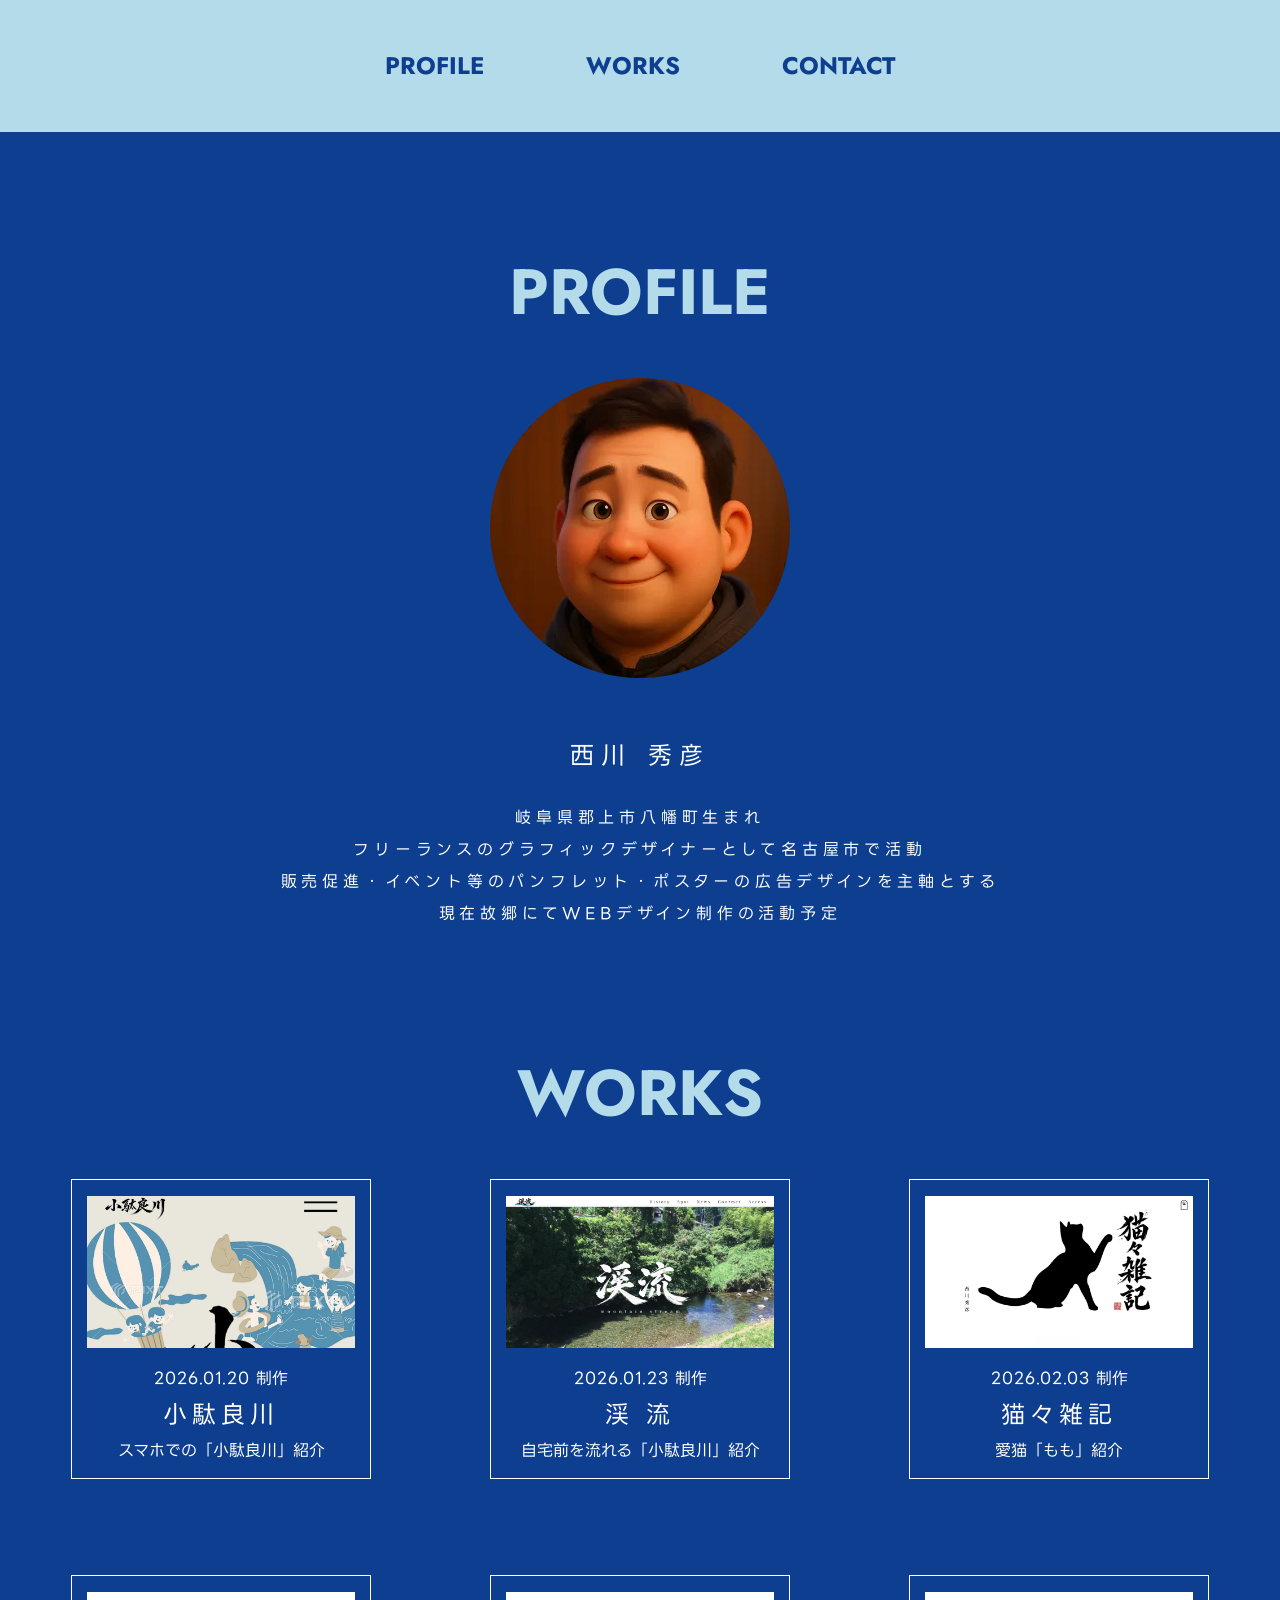
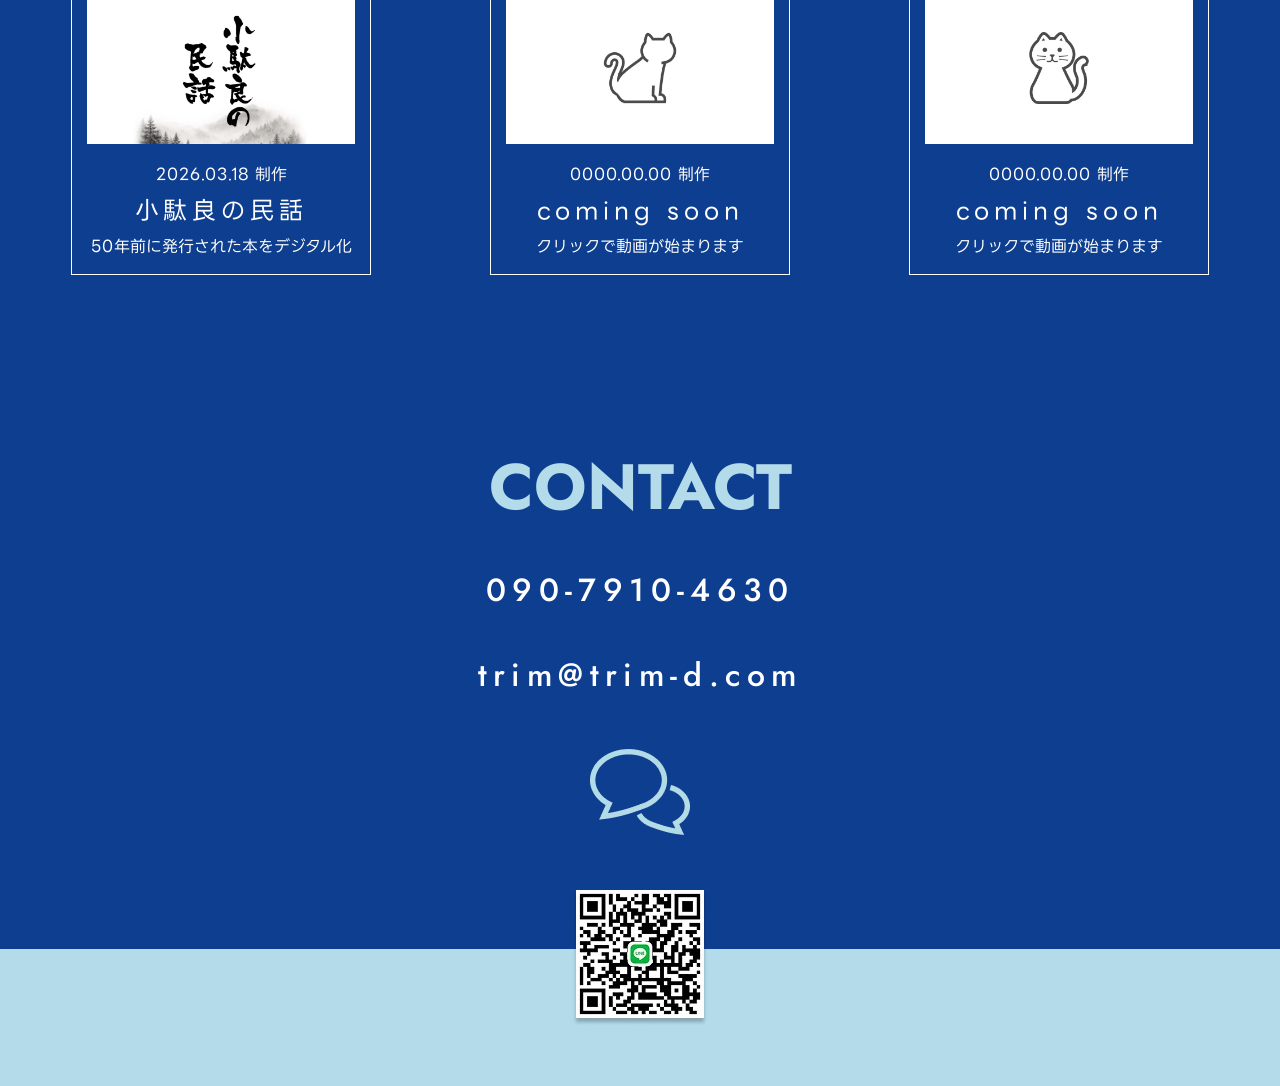
<file: index.html>
<!DOCTYPE html>
<html lang="ja">
<head>
    <meta charset="UTF-8">
    <meta name="viewport" content="width=device-width, initial-scale=1.0">
    <title>trim portfolio</title>
    <link rel="stylesheet" href="destyle.css">
    <link rel="stylesheet" href="style.css">
    
    <link rel="preconnect" href="https://fonts.googleapis.com">
    <link rel="preconnect" href="https://fonts.gstatic.com" crossorigin>
    <link href="https://fonts.googleapis.com/css2?family=Jost:ital,wght@0,100..900;1,100..900&display=swap" rel="stylesheet">
    
    <link rel="preconnect" href="https://fonts.googleapis.com">
    <link rel="preconnect" href="https://fonts.gstatic.com" crossorigin>
    <link href="https://fonts.googleapis.com/css2?family=Jost:ital,wght@0,100..900;1,100..900&family=LINE+Seed+JP&display=swap" rel="stylesheet">
</head>
<body>
    <header>
        <div><a href="index.html#PROFILE">PROFILE</a></div>
        <div><a href="index.html#WORKS">WORKS</a></div>
        <div><a href="index.html#CONTACT">CONTACT</a></div>
    </header>

    <main>
        <h2 class="PROFILE" id="PROFILE">PROFILE</h2>
        <div class="character"><img src="img/character.webp"></div>
        <h3>西川&nbsp;秀彦</h3>
        <div class="wide">
            <p>岐阜県郡上市八幡町生まれ<br>
            フリーランスのグラフィックデザイナーとして名古屋市で活動<br>
            販売促進・イベント等のパンフレット・ポスターの広告デザインを主軸とする<br>
            現在故郷にてWEBデザイン制作の活動予定</p>
        </div>
        <div class="narrow">
            <p>岐阜県郡上市八幡町生まれ<br>
            フリーランスの<br>グラフィックデザイナーとして<br>名古屋市で活動<br>
            販売促進・イベント等の<br>パンフレット・ポスターの<br>広告デザインを主軸とする<br>
            現在故郷にてWEBデザイン制作の<br>活動予定</p>
        </div>
        <h2 id="WORKS">WORKS</h2>
        <div class="workss">
            <div class="works">
                <div class="work">
                    <a href="index3.html"><img src="img/img003.webp" class="imge"></a>
                    <p>2026.01.20&nbsp;制作</p>
                    <p class="title">小駄良川</p>
                    <p>スマホでの「小駄良川」紹介</p>
                </div>
            </div>
            <div class="works">
                <div class="work">
                    <a href="index1.html"><img src="img/img001.webp" class="imge"></a>
                    <p>2026.01.23&nbsp;制作</p>
                    <p class="title">渓&nbsp;流</p>
                    <p>自宅前を流れる「小駄良川」紹介</p>
                </div>
            </div>
            <div class="works">
                <div class="work">
                    <a href="index2.html"><img src="img/img002.webp" class="imge"></a>
                    <p>2026.02.03&nbsp;制作</p>
                    <p class="title">猫々雑記</p>
                    <p>愛猫「もも」紹介</p>
                </div>
            </div>
            <div class="works">
                <div class="work">
                    <a href="index4.html"><img src="img/img004.webp" class="imge"></a>
                    <p>2026.03.18&nbsp;制作</p>
                    <p class="title">小駄良の民話</p>
                    <p>50年前に発行された本をデジタル化</p>
                </div>
            </div>
            <div class="works">
                <div class="work">
                    <a href="index5.html"><img src="img/neko1.webp" class="imge"></a>
                    <p>0000.00.00&nbsp;制作</p>
                    <p class="title">coming soon</p>
                    <p>クリックで動画が始まります</p>
                </div>
            </div>
            <div class="works">
                <div class="work">
                    <a href="index6.html"><img src="img/neko2.webp" class="imge"></a>
                    <p>0000.00.00&nbsp;制作</p>
                    <p class="title">coming soon</p>
                    <p>クリックで動画が始まります</p>
                </div>
            </div>
        </div>
        <h2 id="CONTACT">CONTACT</h2>
        <div class="hov1"><a href="tel:09079104630"><h4>090-7910-4630</h4></a></div>
        <div class="hov2"><a href="mailto:trim@trim-d.com"><h4>trim@trim-d.com</h4></a></div>
        <!-- <div class="mail"><a href="https://docs.google.com/forms/d/e/1FAIpQLSetaSt2dtOFJgFO29B1UzWakWCxqp90bEWePeTC_6CjGvQuvQ/viewform?usp=publish-editor"><img src="img/contact.png"></a></div> -->
        <div class="mail"><a href="contact.html"><img src="img/contact.webp"></a></div>
        <div class="line"><a href="https://line.me/ti/p/WzSoRrCOG3" target="_blank"><img src="img/line.webp"></a></div>
    </main>
    <!-- スマホでもホバーさせる一行 -->
    <script>document.addEventListener('touchstart', function(){}, {passive: true});</script>



</body>
</html>
</file>
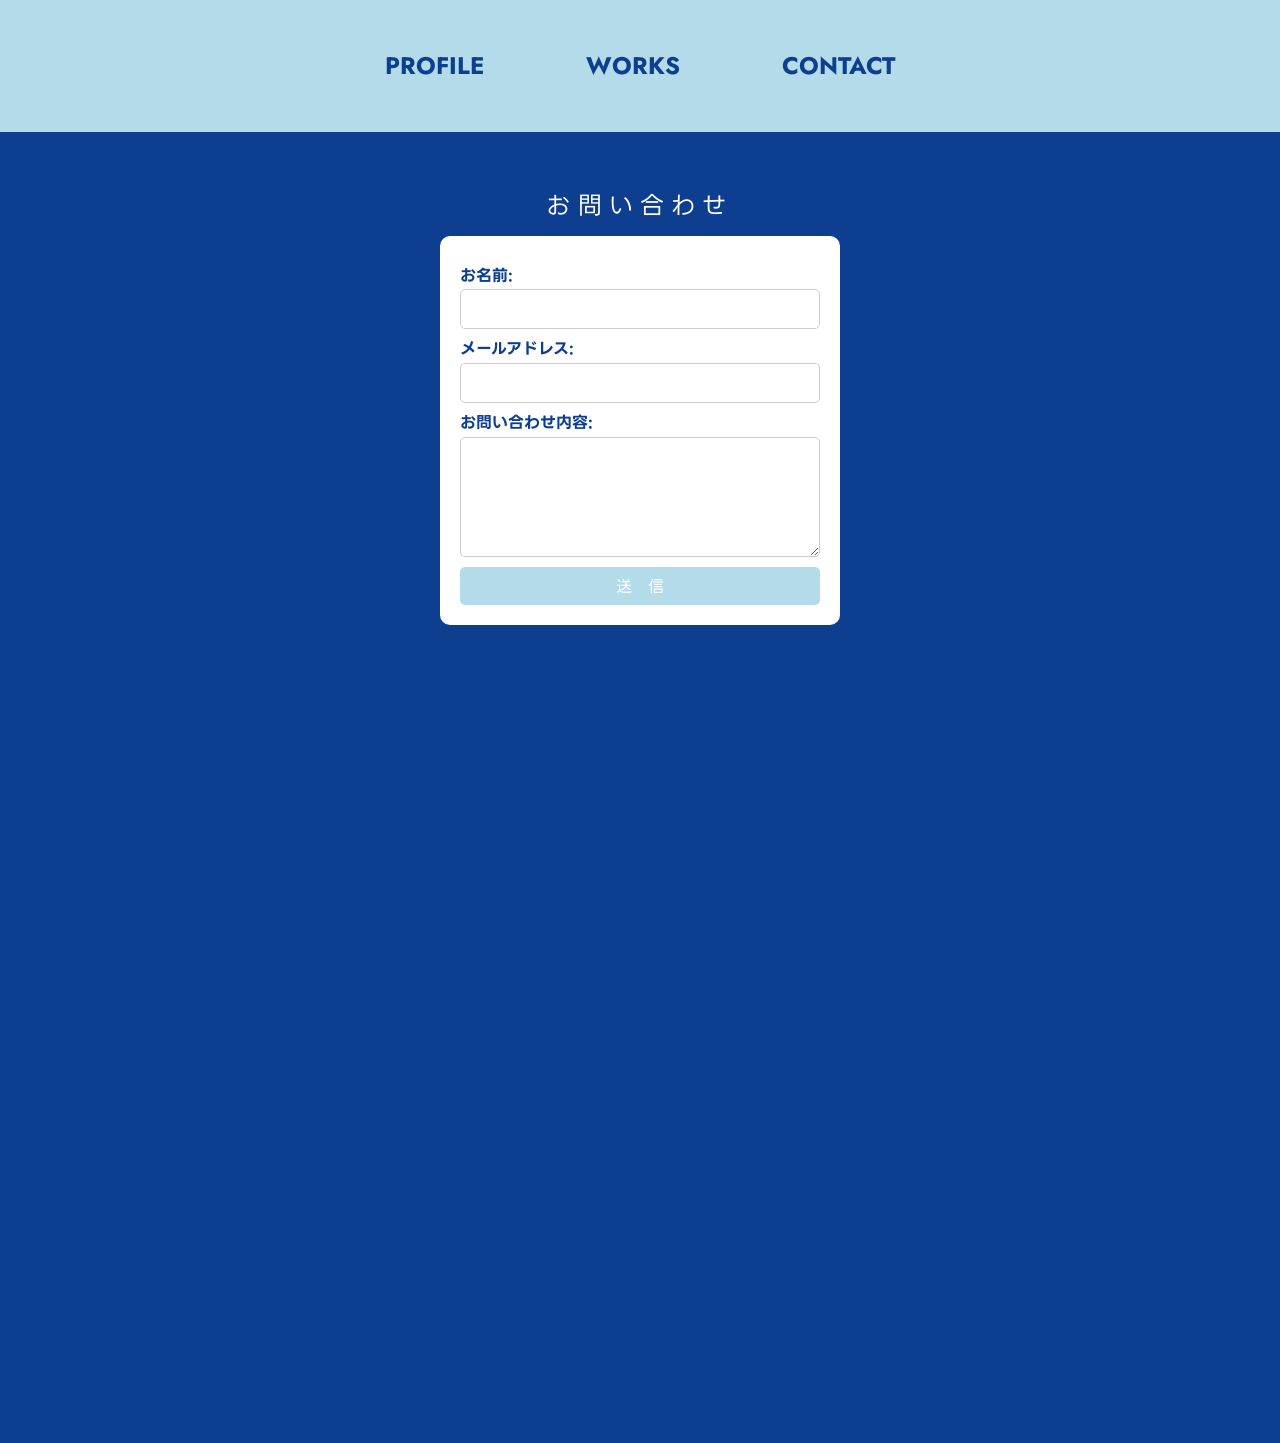
<file: contact.html>
<!DOCTYPE html>
<html lang="ja">
<head>
    <meta charset="UTF-8">
    <meta name="viewport" content="width=device-width, initial-scale=1.0">
    <title>contact portfolio</title>
    <link rel="stylesheet" href="destyle.css">
    <link rel="stylesheet" href="style.css">
    
    <link rel="preconnect" href="https://fonts.googleapis.com">
    <link rel="preconnect" href="https://fonts.gstatic.com" crossorigin>
    <link href="https://fonts.googleapis.com/css2?family=Jost:ital,wght@0,100..900;1,100..900&display=swap" rel="stylesheet">
    
    <link rel="preconnect" href="https://fonts.googleapis.com">
    <link rel="preconnect" href="https://fonts.gstatic.com" crossorigin>
    <link href="https://fonts.googleapis.com/css2?family=Jost:ital,wght@0,100..900;1,100..900&family=LINE+Seed+JP&display=swap" rel="stylesheet">
</head>
<body>
    <header>
        <div><a href="index.html#PROFILE">PROFILE</a></div>
        <div><a href="index.html#WORKS">WORKS</a></div>
        <div><a href="index.html#CONTACT">CONTACT</a></div>
    </header>
    <main class="for">
        <h5>お問い合わせ</h5>
    <form action="contact.php" method="POST">
        <label for="name">お名前:</label>
        <input type="text" id="name" name="name" required>

        <label for="email">メールアドレス:</label>
        <input type="email" id="email" name="email" required>

        <label for="message">お問い合わせ内容:</label>
        <textarea id="message" name="message" rows="5" required></textarea>

        <button type="submit">送&emsp;信</button>
    </form>
    <p class="aki">&emsp;</p>
    </main>
    <!-- スマホでもホバーさせる一行 -->
    <script>document.addEventListener('touchstart', function(){}, {passive: true});</script>
</body>
</html>
</file>
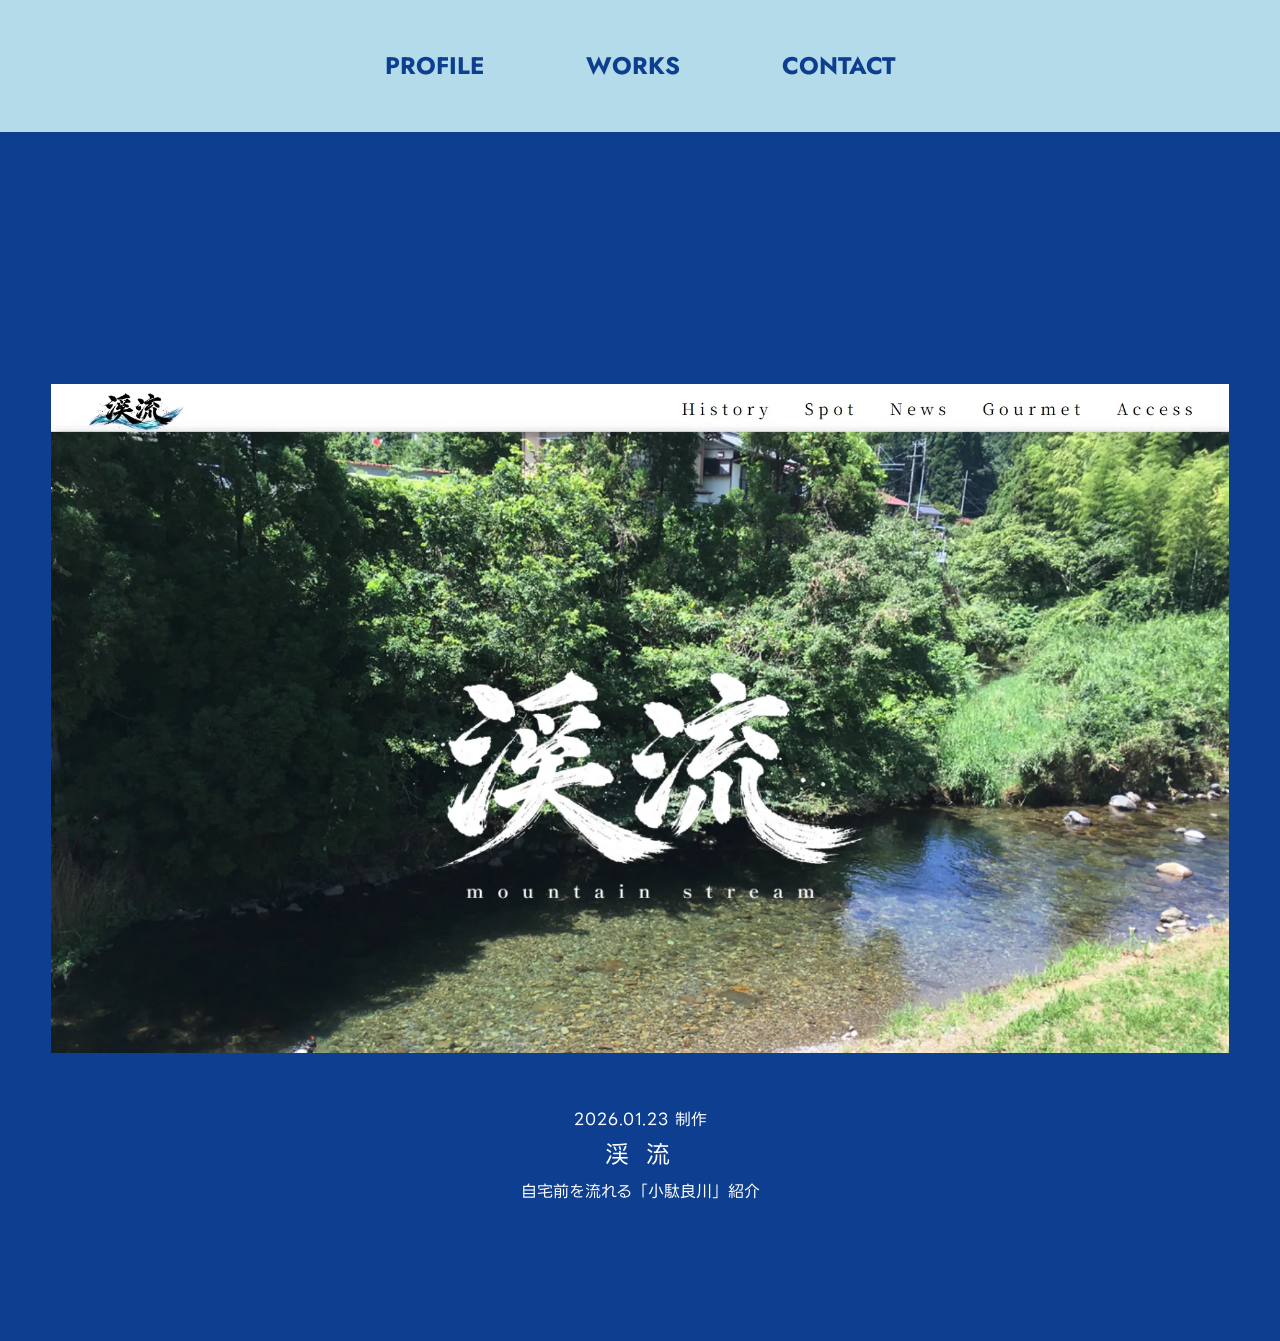
<file: index1.html>
<!DOCTYPE html>
<html lang="ja">
<head>
    <meta charset="UTF-8">
    <meta name="viewport" content="width=device-width, initial-scale=1.0">
    <title>渓流 portfolio</title>
    <link rel="stylesheet" href="destyle.css">
    <link rel="stylesheet" href="style.css">
    
    <link rel="preconnect" href="https://fonts.googleapis.com">
    <link rel="preconnect" href="https://fonts.gstatic.com" crossorigin>
    <link href="https://fonts.googleapis.com/css2?family=Jost:ital,wght@0,100..900;1,100..900&display=swap" rel="stylesheet">
    
    <link rel="preconnect" href="https://fonts.googleapis.com">
    <link rel="preconnect" href="https://fonts.gstatic.com" crossorigin>
    <link href="https://fonts.googleapis.com/css2?family=Jost:ital,wght@0,100..900;1,100..900&family=LINE+Seed+JP&display=swap" rel="stylesheet">
</head>
<body>
    <header>
        <div><a href="index.html#PROFILE">PROFILE</a></div>
        <div><a href="index.html#WORKS">WORKS</a></div>
        <div><a href="index.html#CONTACT">CONTACT</a></div>
    </header>
    <main>
        <a href="https://trim-d.com/keiryu/index.html" target="_blank"><img src="img/img001.webp"  class="imge2"></a>
        <div class="work2">
            <p>2026.01.23&nbsp;制作</p>
            <p class="title">渓&nbsp;流</p>
            <p>自宅前を流れる「小駄良川」紹介</p>
        </div>
    </main>
    <!-- スマホでもホバーさせる一行 -->
    <script>document.addEventListener('touchstart', function(){}, {passive: true});</script>
</body>
</html>
</file>
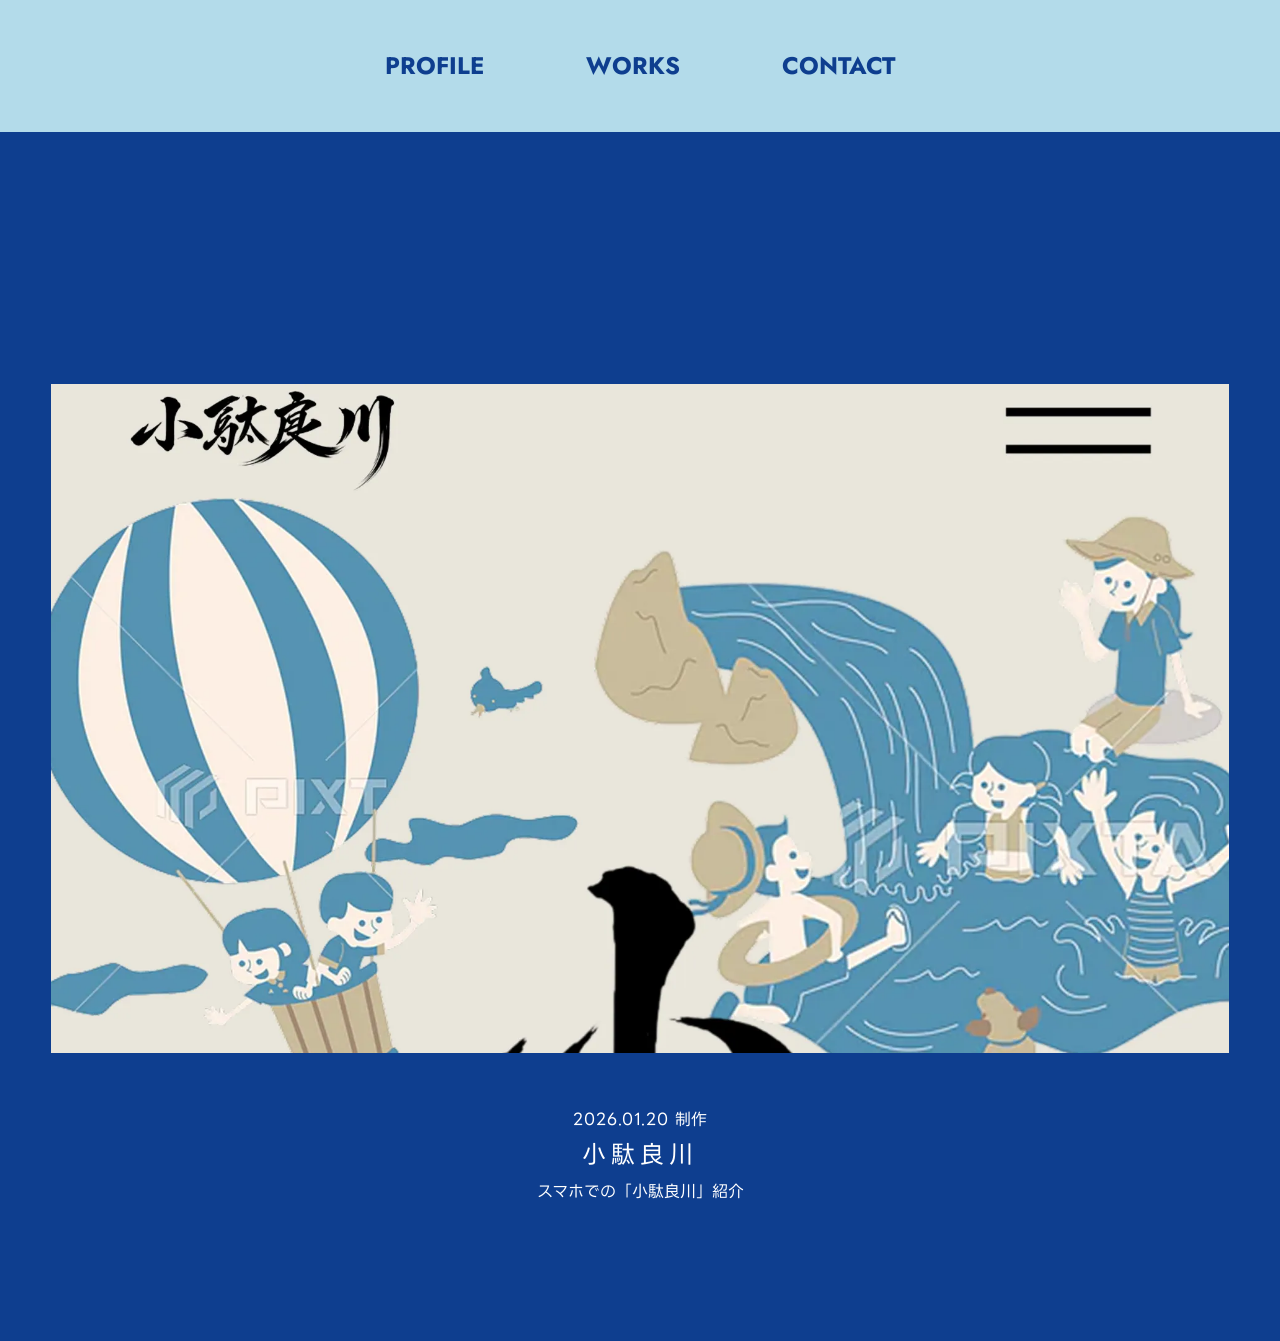
<file: index3.html>
<!DOCTYPE html>
<html lang="ja">
<head>
    <meta charset="UTF-8">
    <meta name="viewport" content="width=device-width, initial-scale=1.0">
    <title>小駄良川 portfolio</title>
    <link rel="stylesheet" href="destyle.css">
    <link rel="stylesheet" href="style.css">
    
    <link rel="preconnect" href="https://fonts.googleapis.com">
    <link rel="preconnect" href="https://fonts.gstatic.com" crossorigin>
    <link href="https://fonts.googleapis.com/css2?family=Jost:ital,wght@0,100..900;1,100..900&display=swap" rel="stylesheet">
    
    <link rel="preconnect" href="https://fonts.googleapis.com">
    <link rel="preconnect" href="https://fonts.gstatic.com" crossorigin>
    <link href="https://fonts.googleapis.com/css2?family=Jost:ital,wght@0,100..900;1,100..900&family=LINE+Seed+JP&display=swap" rel="stylesheet">
</head>
<body>
    <header>
        <div><a href="index.html#PROFILE">PROFILE</a></div>
        <div><a href="index.html#WORKS">WORKS</a></div>
        <div><a href="index.html#CONTACT">CONTACT</a></div>
    </header>
    <main>
        <a href="https://trim-d.com/kodara/index.html" target="_blank"><img src="img/img003.webp"  class="imge2"></a>
        <div class="work2">
            <p>2026.01.20&nbsp;制作</p>
            <p class="title">小駄良川</p>
            <p>スマホでの「小駄良川」紹介</p>
        </div>
    </main>
    <!-- スマホでもホバーさせる一行 -->
    <script>document.addEventListener('touchstart', function(){}, {passive: true});</script>
</body>
</html>
</file>
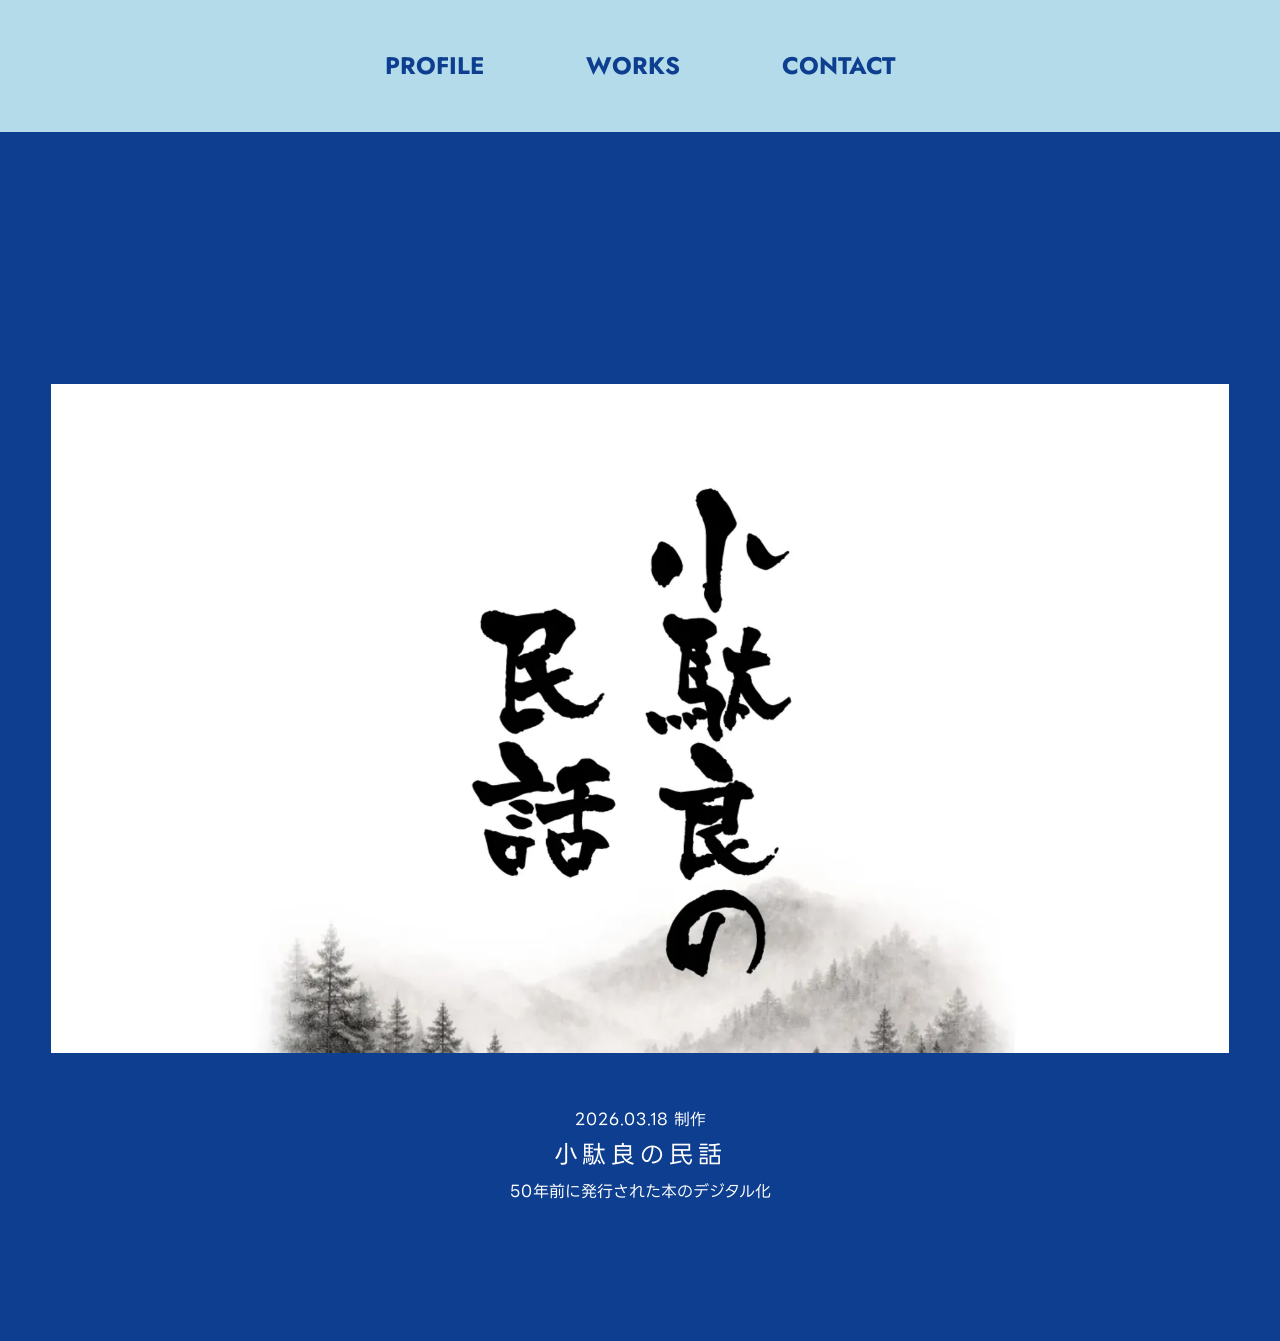
<file: index4.html>
<!DOCTYPE html>
<html lang="ja">
<head>
    <meta charset="UTF-8">
    <meta name="viewport" content="width=device-width, initial-scale=1.0">
    <title>小駄良の民話 portfolio</title>
    <link rel="stylesheet" href="destyle.css">
    <link rel="stylesheet" href="style.css">
    
    <link rel="preconnect" href="https://fonts.googleapis.com">
    <link rel="preconnect" href="https://fonts.gstatic.com" crossorigin>
    <link href="https://fonts.googleapis.com/css2?family=Jost:ital,wght@0,100..900;1,100..900&display=swap" rel="stylesheet">
    
    <link rel="preconnect" href="https://fonts.googleapis.com">
    <link rel="preconnect" href="https://fonts.gstatic.com" crossorigin>
    <link href="https://fonts.googleapis.com/css2?family=Jost:ital,wght@0,100..900;1,100..900&family=LINE+Seed+JP&display=swap" rel="stylesheet">
</head>
<body>
    <header>
        <div><a href="index.html#PROFILE">PROFILE</a></div>
        <div><a href="index.html#WORKS">WORKS</a></div>
        <div><a href="index.html#CONTACT">CONTACT</a></div>
    </header>
    <main>
        <a href="https://trim-d.com/minwa/index.html" target="_blank"><img src="img/img004.webp"  class="imge2"></a>
        <div class="work2">
            <p>2026.03.18&nbsp;制作</p>
            <p class="title">小駄良の民話</p>
            <p>50年前に発行された本のデジタル化</p>
        </div>
    </main>
    <!-- スマホでもホバーさせる一行 -->
    <script>document.addEventListener('touchstart', function(){}, {passive: true});</script>
</body>
</html>
</file>
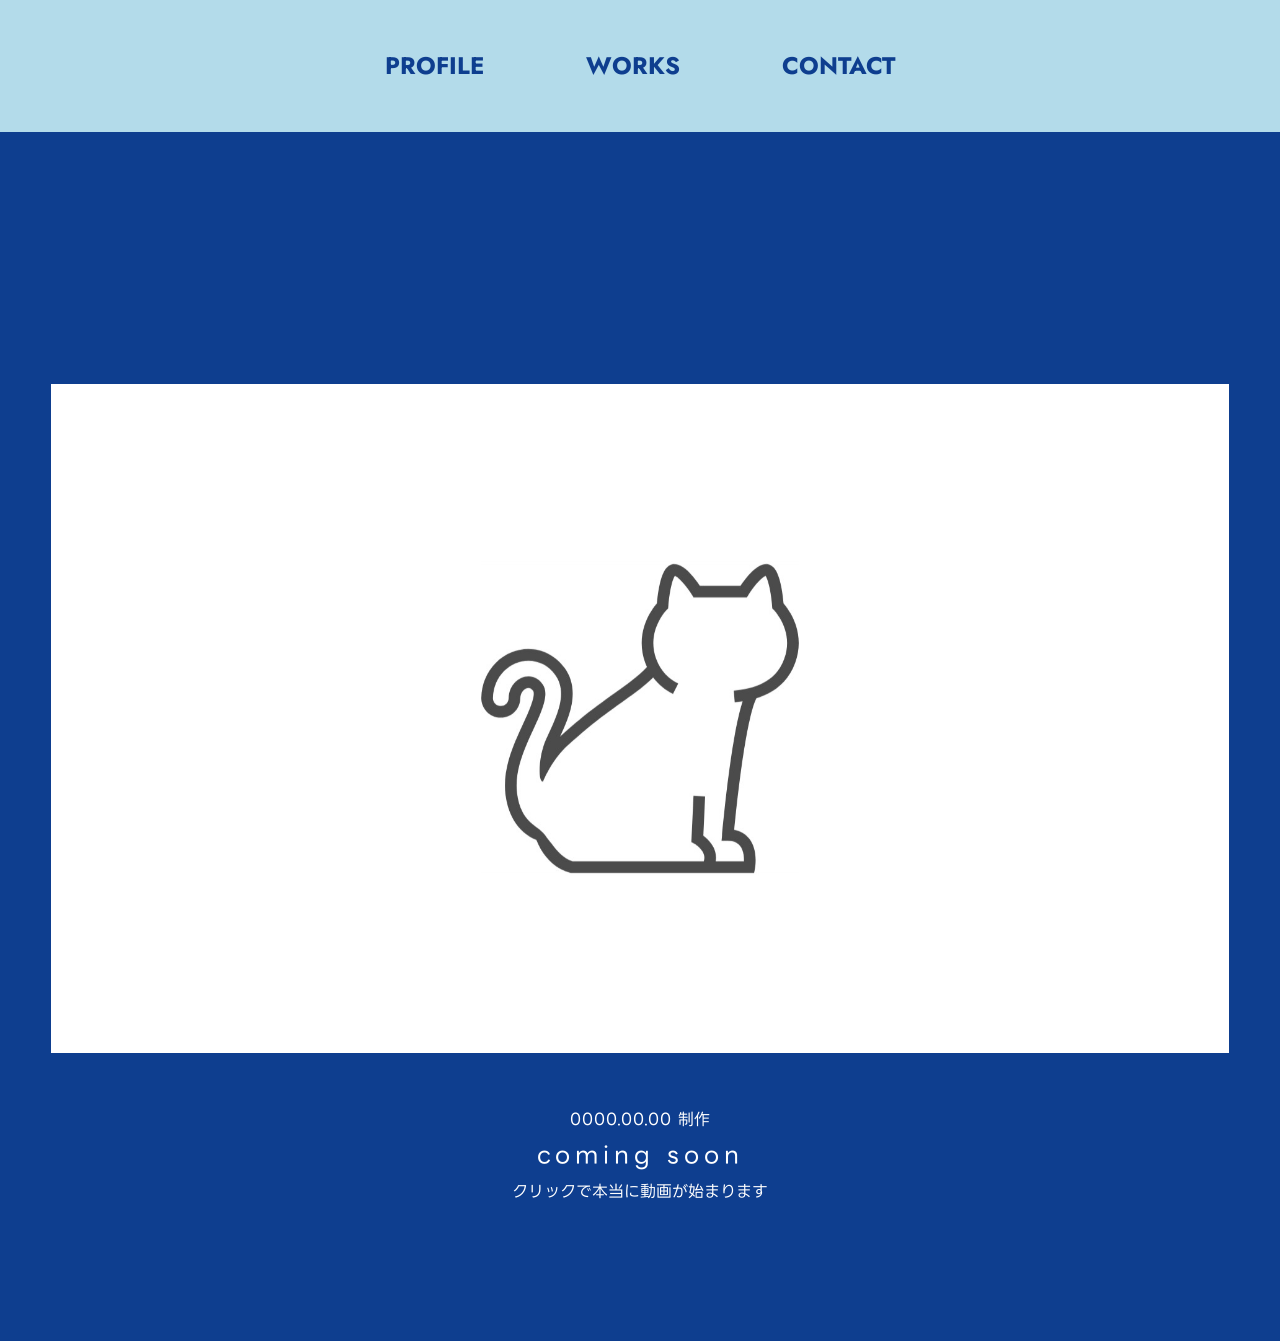
<file: index5.html>
<!DOCTYPE html>
<html lang="ja">
<head>
    <meta charset="UTF-8">
    <meta name="viewport" content="width=device-width, initial-scale=1.0">
    <title>coming soon 1</title>
    <link rel="stylesheet" href="destyle.css">
    <link rel="stylesheet" href="style.css">
    
    <link rel="preconnect" href="https://fonts.googleapis.com">
    <link rel="preconnect" href="https://fonts.gstatic.com" crossorigin>
    <link href="https://fonts.googleapis.com/css2?family=Jost:ital,wght@0,100..900;1,100..900&display=swap" rel="stylesheet">
    
    <link rel="preconnect" href="https://fonts.googleapis.com">
    <link rel="preconnect" href="https://fonts.gstatic.com" crossorigin>
    <link href="https://fonts.googleapis.com/css2?family=Jost:ital,wght@0,100..900;1,100..900&family=LINE+Seed+JP&display=swap" rel="stylesheet">
</head>
<body>
    <header>
        <div><a href="index.html#PROFILE">PROFILE</a></div>
        <div><a href="index.html#WORKS">WORKS</a></div>
        <div><a href="index.html#CONTACT">CONTACT</a></div>
    </header>
    <main>
        <a href="https://trim-d.com/neko1.mp4" target="_blank"><img src="img/neko1.webp"  class="imge2"></a>
        <div class="work2">
            <p>0000.00.00&nbsp;制作</p>
            <p class="title">coming soon</p>
            <p>クリックで本当に動画が始まります</p>
        </div>
    </main>
    <!-- スマホでもホバーさせる一行 -->
    <script>document.addEventListener('touchstart', function(){}, {passive: true});</script>
</body>
</html>
</file>
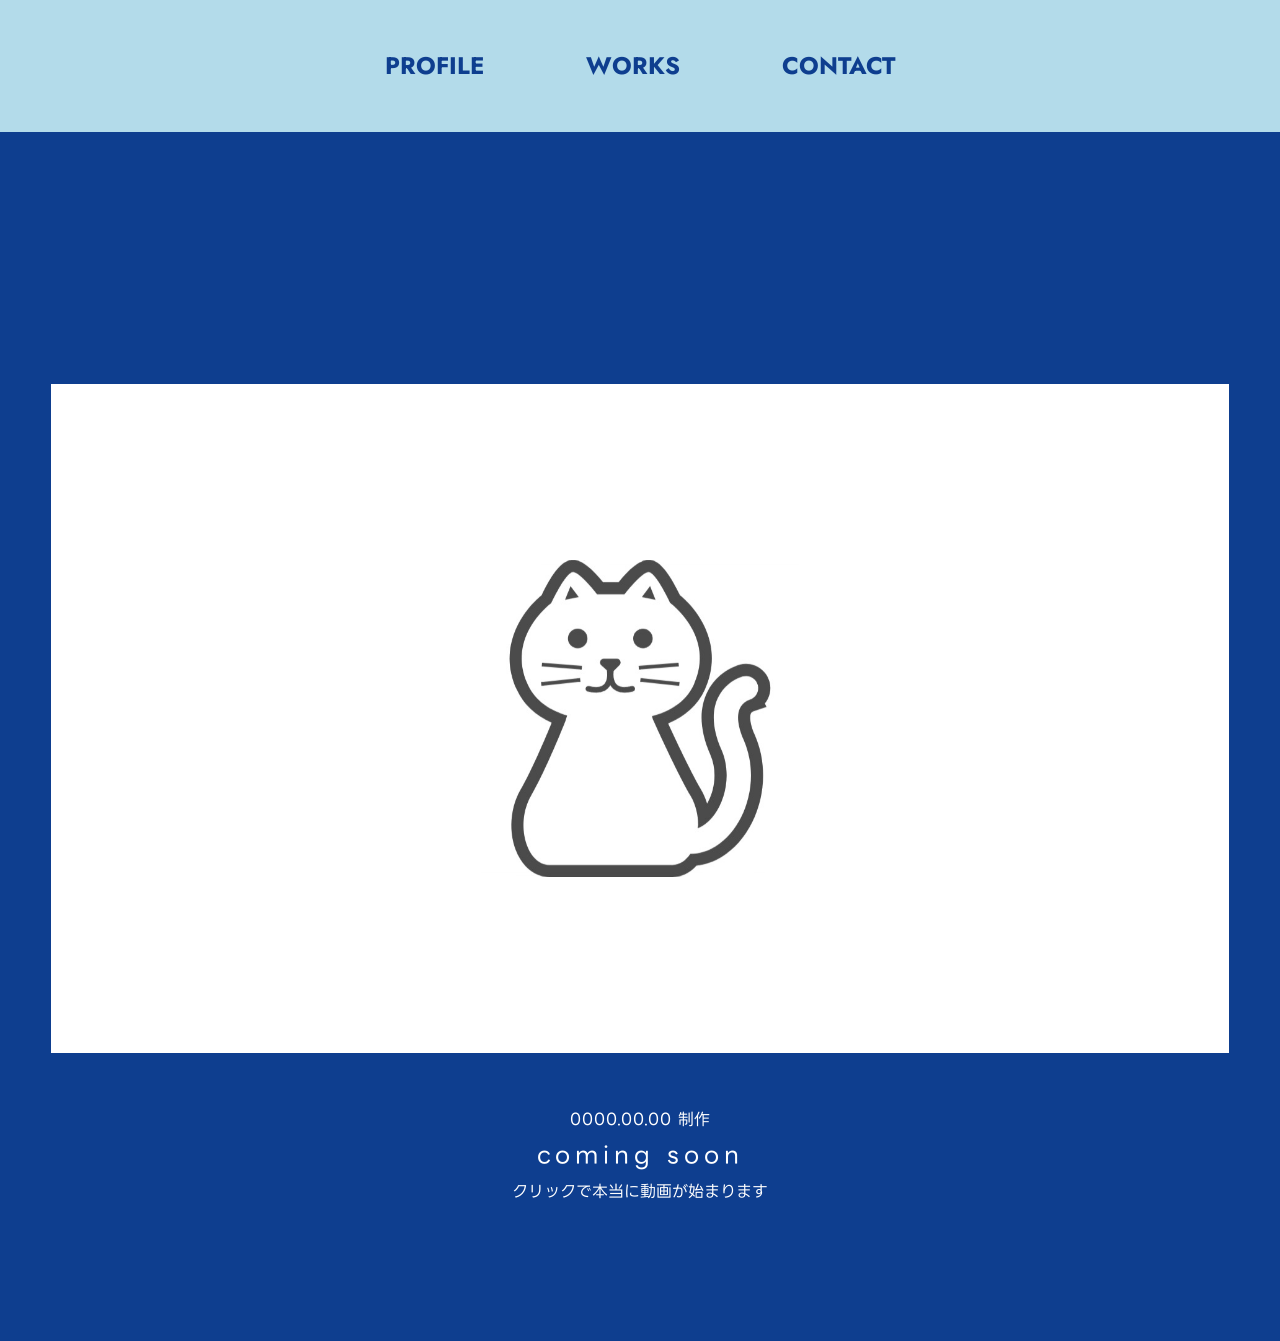
<file: index6.html>
<!DOCTYPE html>
<html lang="ja">
<head>
    <meta charset="UTF-8">
    <meta name="viewport" content="width=device-width, initial-scale=1.0">
    <title>coming soon 2</title>
    <link rel="stylesheet" href="destyle.css">
    <link rel="stylesheet" href="style.css">
    
    <link rel="preconnect" href="https://fonts.googleapis.com">
    <link rel="preconnect" href="https://fonts.gstatic.com" crossorigin>
    <link href="https://fonts.googleapis.com/css2?family=Jost:ital,wght@0,100..900;1,100..900&display=swap" rel="stylesheet">
    
    <link rel="preconnect" href="https://fonts.googleapis.com">
    <link rel="preconnect" href="https://fonts.gstatic.com" crossorigin>
    <link href="https://fonts.googleapis.com/css2?family=Jost:ital,wght@0,100..900;1,100..900&family=LINE+Seed+JP&display=swap" rel="stylesheet">
</head>
<body>
    <header>
        <div><a href="index.html#PROFILE">PROFILE</a></div>
        <div><a href="index.html#WORKS">WORKS</a></div>
        <div><a href="index.html#CONTACT">CONTACT</a></div>
    </header>
    <main>
        <a href="https://trim-d.com/neko2.mp4" target="_blank"><img src="img/neko2.webp"  class="imge2"></a>
        <div class="work2">
            <p>0000.00.00&nbsp;制作</p>
            <p class="title">coming soon</p>
            <p>クリックで本当に動画が始まります</p>
        </div>
    </main>
    <!-- スマホでもホバーさせる一行 -->
    <script>document.addEventListener('touchstart', function(){}, {passive: true});</script>
</body>
</html>
</file>
<file: destyle.css>
/*! destyle.css v4.0.1 | MIT License | https://github.com/nicolas-cusan/destyle.css */

/* Reset box-model and set borders */
/* ============================================ */

*,
::before,
::after {
  box-sizing: border-box;
  border-style: solid;
  border-width: 0;
  min-width: 0;
}

/* Document */
/* ============================================ */

/**
 * 1. Correct the line height in all browsers.
 * 2. Prevent adjustments of font size after orientation changes in iOS.
 * 3. Remove gray overlay on links for iOS.
 */

html {
  line-height: 1.15; /* 1 */
  -webkit-text-size-adjust: 100%; /* 2 */
  -webkit-tap-highlight-color: transparent; /* 3*/
}

/* Sections */
/* ============================================ */

/**
 * Remove the margin in all browsers.
 */

body {
  margin: 0;
}

/**
 * Render the `main` element consistently in IE.
 */

main {
  display: block;
}

/* Vertical rhythm */
/* ============================================ */

p,
table,
blockquote,
address,
pre,
iframe,
form,
figure,
dl {
  margin: 0;
}

/* Headings */
/* ============================================ */

h1,
h2,
h3,
h4,
h5,
h6 {
  font-size: inherit;
  font-weight: inherit;
  margin: 0;
}

/* Lists (enumeration) */
/* ============================================ */

ul,
ol {
  margin: 0;
  padding: 0;
  list-style: none;
}

/* Lists (definition) */
/* ============================================ */

dt {
  font-weight: bold;
}

dd {
  margin-left: 0;
}

/* Grouping content */
/* ============================================ */

/**
 * 1. Add the correct box sizing in Firefox.
 * 2. Show the overflow in Edge and IE.
 */

hr {
  box-sizing: content-box; /* 1 */
  height: 0; /* 1 */
  overflow: visible; /* 2 */
  border-top-width: 1px;
  margin: 0;
  clear: both;
  color: inherit;
}

/**
 * 1. Correct the inheritance and scaling of font size in all browsers.
 * 2. Correct the odd `em` font sizing in all browsers.
 */

pre {
  font-family: monospace, monospace; /* 1 */
  font-size: inherit; /* 2 */
}

address {
  font-style: inherit;
}

/* Text-level semantics */
/* ============================================ */

/**
 * Remove the gray background on active links in IE 10.
 */

a {
  background-color: transparent;
  text-decoration: none;
  color: inherit;
}

/**
 * 1. Remove the bottom border in Chrome 57-
 * 2. Add the correct text decoration in Chrome, Edge, IE, Opera, and Safari.
 */

abbr[title] {
  text-decoration: underline dotted; /* 2 */
}

/**
 * Add the correct font weight in Chrome, Edge, and Safari.
 */

b,
strong {
  font-weight: bolder;
}

/**
 * 1. Correct the inheritance and scaling of font size in all browsers.
 * 2. Correct the odd `em` font sizing in all browsers.
 */

code,
kbd,
samp {
  font-family: monospace, monospace; /* 1 */
  font-size: inherit; /* 2 */
}

/**
 * Add the correct font size in all browsers.
 */

small {
  font-size: 80%;
}

/**
 * Prevent `sub` and `sup` elements from affecting the line height in
 * all browsers.
 */

sub,
sup {
  font-size: 75%;
  line-height: 0;
  position: relative;
  vertical-align: baseline;
}

sub {
  bottom: -0.25em;
}

sup {
  top: -0.5em;
}

/* Replaced content */
/* ============================================ */

/**
 * Prevent vertical alignment issues.
 */

svg,
img,
embed,
object,
iframe {
  vertical-align: bottom;
}

/* Forms */
/* ============================================ */

/**
 * Reset form fields to make them styleable.
 * 1. Make form elements stylable across systems iOS especially.
 * 2. Inherit text-transform from parent.
 */

button,
input,
optgroup,
select,
textarea {
  -webkit-appearance: none; /* 1 */
  appearance: none;
  vertical-align: middle;
  color: inherit;
  font: inherit;
  background: transparent;
  padding: 0;
  margin: 0;
  border-radius: 0;
  text-align: inherit;
  text-transform: inherit; /* 2 */
}

/**
 * Correct cursors for clickable elements.
 */

button,
[type="button"],
[type="reset"],
[type="submit"] {
  cursor: pointer;
}

button:disabled,
[type="button"]:disabled,
[type="reset"]:disabled,
[type="submit"]:disabled {
  cursor: default;
}

/**
 * Improve outlines for Firefox and unify style with input elements & buttons.
 */

:-moz-focusring {
  outline: auto;
}

select:disabled {
  opacity: inherit;
}

/**
 * Remove padding
 */

option {
  padding: 0;
}

/**
 * Reset to invisible
 */

fieldset {
  margin: 0;
  padding: 0;
  min-width: 0;
}

legend {
  padding: 0;
}

/**
 * Add the correct vertical alignment in Chrome, Firefox, and Opera.
 */

progress {
  vertical-align: baseline;
}

/**
 * Remove the default vertical scrollbar in IE 10+.
 */

textarea {
  overflow: auto;
}

/**
 * Correct the cursor style of increment and decrement buttons in Chrome.
 */

[type="number"]::-webkit-inner-spin-button,
[type="number"]::-webkit-outer-spin-button {
  height: auto;
}

/**
 * Correct the outline style in Safari.
 */

[type="search"] {
  outline-offset: -2px; /* 1 */
}

/**
 * Remove the inner padding in Chrome and Safari on macOS.
 */

[type="search"]::-webkit-search-decoration {
  -webkit-appearance: none;
}

/**
 * 1. Correct the inability to style clickable types in iOS and Safari.
 * 2. Fix font inheritance.
 */

::-webkit-file-upload-button {
  -webkit-appearance: button; /* 1 */
  font: inherit; /* 2 */
}

/**
 * Fix appearance for Firefox
 */
[type="number"] {
  -moz-appearance: textfield;
}

/**
 * Clickable labels
 */

label[for] {
  cursor: pointer;
}

/* Interactive */
/* ============================================ */

/*
 * Add the correct display in Edge, IE 10+, and Firefox.
 */

details {
  display: block;
}

/*
 * Add the correct display in all browsers.
 */

summary {
  display: list-item;
}

/*
 * Remove outline for editable content.
 */

[contenteditable]:focus {
  outline: auto;
}

/* Tables */
/* ============================================ */

/**
1. Correct table border color inheritance in all Chrome and Safari.
*/

table {
  border-color: inherit; /* 1 */
  border-collapse: collapse;
}

caption {
  text-align: left;
}

td,
th {
  vertical-align: top;
  padding: 0;
}

th {
  text-align: left;
  font-weight: bold;
}
</file>
<file: style.css>
/* .jost-<uniquifier> {
  font-family: "Jost", sans-serif;
  font-optical-sizing: auto;
  font-weight: <weight>;
  font-style: normal;
} */
.line-seed-jp-regular {
  font-family: "LINE Seed JP", sans-serif;
  font-weight: 400;
  font-style: normal;
}


header {
  display: flex;
  justify-content: center;
  gap: 8%;
  font-family: "Jost", sans-serif;
  font-optical-sizing: auto;
  font-weight: bold;
  font-size: 24px;
  text-align: center;
  color: #0E3E8F;
  background-color: #B3DBEA;
  padding-top: 52px;
  padding-bottom: 52px;
  position: fixed; 
  width: 100%;
  z-index: 1000; /* ヘッダーを最前面に */
}
main {
  background-color: #0E3E8F;
  padding-top: 128px;
}
.for {
  background-color: #0E3E8F;
  padding-bottom: 128px;
}
.PROFILE {
  /* background-color: #0E3E8F; */
  color: #B3DBEA;
  font-family: "Jost", sans-serif;
  font-optical-sizing: auto;
  font-weight: bold;
  font-size: 64px;
  text-align: center;
  padding-top: 128px;
}
h2 {
  /* background-color: #0E3E8F; */
  color: #B3DBEA;
  font-family: "Jost", sans-serif;
  font-optical-sizing: auto;
  font-weight: bold;
  font-size: 64px;
  text-align: center;
  padding-top: 128px;
}
.character {
  display: flex;
  justify-content: center;
  padding-top: 48px;
}
h3 {
  font-family: "LINE Seed JP", sans-serif;
  font-weight: 400;
  font-style: normal;
  font-size: 24px;
  color: #ffffff;
  text-align: center;
  letter-spacing: 0.3em;
  padding-top: 64px;
}
.wide {
  font-family: "LINE Seed JP", sans-serif;
  font-weight: 400;
  font-style: normal;
  font-size: 16px;
  color: #ffffff;
  text-align: center;
  letter-spacing: 0.3em;
  line-height: 2;
  padding-top: 32px;
  margin-left: 4%;
  margin-right: 4%;
}
.narrow {
  font-family: "LINE Seed JP", sans-serif;
  font-weight: 400;
  font-style: normal;
  font-size: 16px;
  color: #ffffff;
  text-align: center;
  letter-spacing: 0.3em;
  line-height: 2;
  padding-top: 32px;
  margin-left: 4%;
  margin-right: 4%;
}
@media screen and (max-width: 700px) {
  .wide {
    display: none;
  }
}
@media screen and (min-width: 700px) {
  .narrow {
    display: none;
  }
  .for {
  background-color: #0E3E8F;
  padding-bottom: 600px;
  }
}
.work {
  font-family: "LINE Seed JP", sans-serif;
  font-weight: 400;
  font-style: normal;
  font-size: 16px;
  color: #ffffff;
  text-align: center;
  line-height: 1.8;
}
.work2 {
  font-family: "LINE Seed JP", sans-serif;
  font-weight: 400;
  font-style: normal;
  font-size: 16px;
  color: #ffffff;
  text-align: center;
  line-height: 1.8;
  padding-bottom: 136px;
}
.title {
  font-size: 24px;
  letter-spacing: 0.2em;
}
.works {
  margin: 48px;
  border: 1px solid #ffffff;
	width: 300px;
	height: 300px;
}
.workss {
  display: flex;
  justify-content: space-evenly;
  flex-wrap: wrap;
}
h4 {
  color: #ffffff;
  font-family: "Jost", sans-serif;
  font-optical-sizing: auto;
  font-weight: 500;
  font-size: 32px;
  text-align: center;
  padding-top: 48px;
  letter-spacing: 0.2em;
}
.mail {
  display: flex;
  justify-content: center;
  padding-top: 48px;
}
.line {
  display: flex;
  justify-content: center;
  margin-top: 48px;
  background: linear-gradient(
    to bottom,
    #0E3E8F 0%,
    #0E3E8F 30%,
    #B3DBEA 30%,
    #B3DBEA 100%
  );
  padding-bottom: 60px;
}




/* contact全体のスタイルを統一 */
/* CSSにおける* { }は、ウェブページ内のすべてのHTML要素にスタイルを適用する「ユニバーサルセレクター」です。 */
* {
    box-sizing: border-box; /* これで padding, border を含めたサイズ計算をする */
    margin: 0;
    padding: 0;
}

body {
  font-family: "LINE Seed JP", sans-serif;
  font-weight: 400;
  font-style: normal;
  text-align: center;
  margin: 0;
  padding: 0;
  overflow-x: hidden;/* hoverで増えた分をはみ出さない様にする */
}

/* フォームのタイトル */
h5 {
  margin-top: 64px;
  margin-bottom: 16px;
  font-size: 24px;
  color: rgb(255, 255, 255);
  letter-spacing: 0.3em;
}

/* フォーム全体のスタイル */
form {
  background-color: rgb(255, 255, 255);
  padding: 20px;
  width: 90%;
  max-width: 400px;
  margin: auto;
  border-radius: 10px;
  text-align: left;
}

/* ラベルのスタイル */
label {
  display: block;
  margin-top: 10px;
  font-weight: 600;
  color: #0E3E8F;
}

/* 入力欄のスタイル */
input, textarea {
  width: 100%; /* box-sizingが適用されるので、paddingやborder込みで100%に収まる */
  padding: 10px;
  margin-top: 5px;
  border: 1px solid #ccc;
  border-radius: 5px;
  font-size: 16px;
}

/* テキストエリアの高さを調整 */
textarea {
  resize: vertical;
  height: 120px;
}

/* 送信ボタンのスタイル */
button {
  background-color: #B3DBEA;
  color: #ffffff;
  border: none;
  padding: 10px;
  width: 100%;
  margin-top: 10px;
  border-radius: 5px;
  font-size: 16px;
  cursor: pointer;
  text-align: center;
}

/* ホバー時のボタンスタイル */
button:hover {
  background-color: #0E3E8F;
}

/* contact下の空き */
.aki {
  padding-bottom: 200px;
}


@media screen and (max-width: 600px) {
    form {
        padding: 15px;
        width: 95%;
    }
    button {
        font-size: 14px;
        padding: 8px;
    }
}
img:hover {
  filter: drop-shadow(4px 4px 4px lab(0% 0 0 / 0.5));
  transform:scale(1.2);
	transition:0.5s;
}
.imge {
  padding-top: 16px;
  padding-bottom: 16px;
  width: 90%;
}
.imge2 {
  width: 100vw;
  padding: 4%;
  margin-top: 16%;
}
.hov1:hover {
  filter: drop-shadow(4px 4px 4px rgba(0, 0, 0, 0.8));
  transform:scale(1.2);
	transition:0.5s;
}
.hov2:hover {
  filter: drop-shadow(4px 4px 4px rgba(0, 0, 0, 0.8));
  transform:scale(1.2);
	transition:0.5s;
}
.character {
  display: inline-block; /* 回転を確実にする */
  transition: transform 0.5s ease-in-out; /* 0.5秒かけてなめらかに回転 */
}

.character:hover {
  transform: rotate(720deg); /* ホバー時に360度回転 */
}




@view-transition {
  navigation: auto;
}
@keyframes reveal-circle {
  from {
    clip-path: circle(0% at 50% 50%);
  }
  to {
    clip-path: circle(150% at 50% 50%);
  }
}

::view-transition-new(root) {
  animation: reveal-circle 1s ease-in-out;
}

::view-transition-old(root) {
  animation: none;
  opacity: 1;
}
</file>
